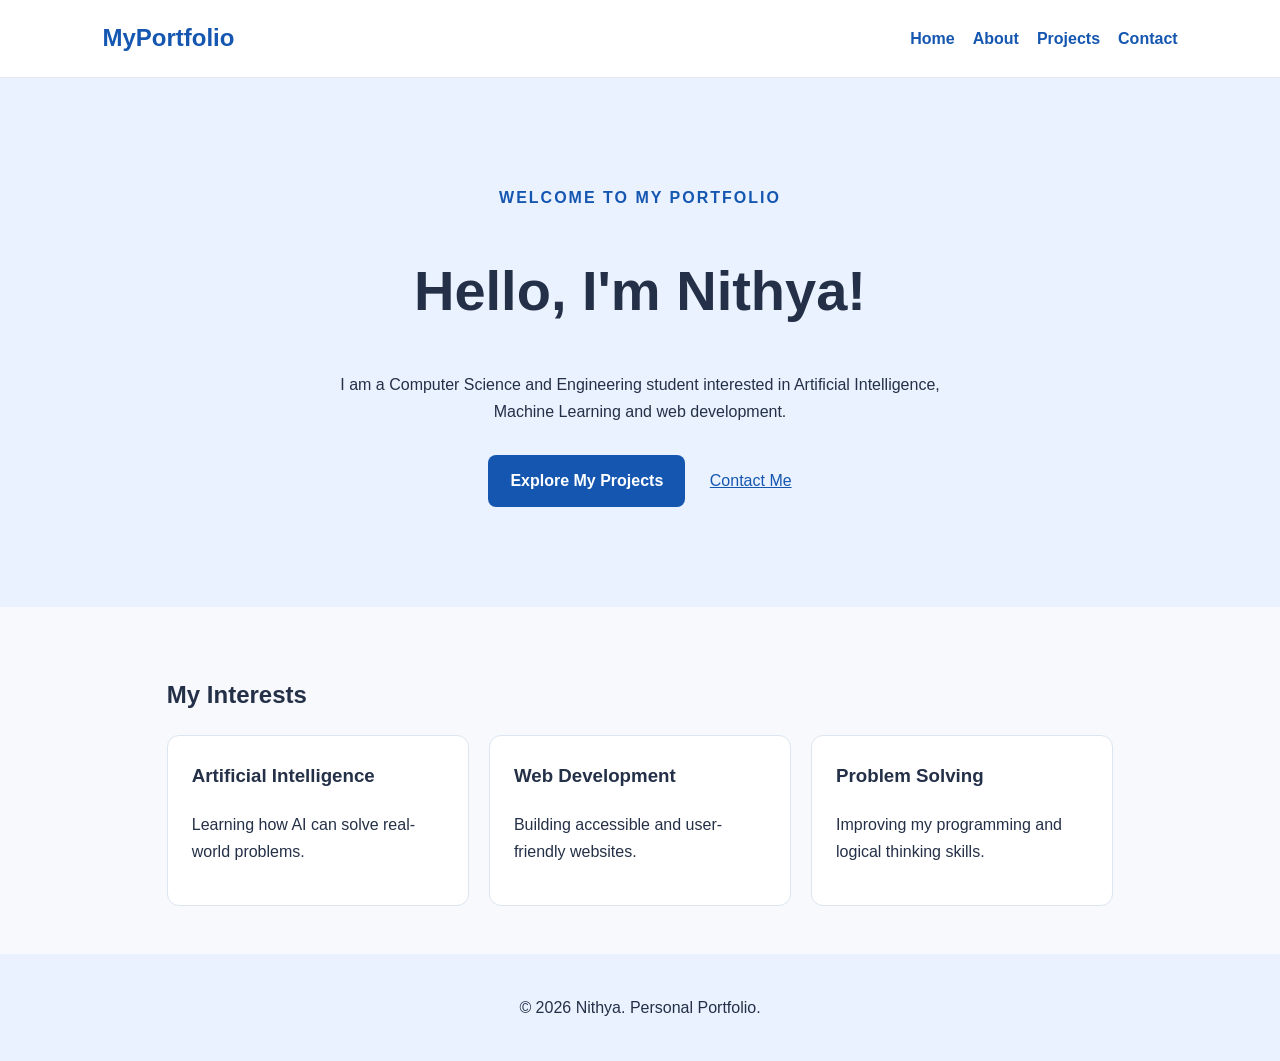
<file: index.html>
<!DOCTYPE html>
<html lang="en">
<head>
  <meta charset="UTF-8">
  <meta name="viewport" content="width=device-width, initial-scale=1.0">
  <meta name="description" content="Personal portfolio of a Computer Science student interested in AI, web development and technology.">
  <meta name="theme-color" content="#ffffff">
  <title>Home | My Portfolio</title>
  <link rel="stylesheet" href="style.css">
</head>
<body>
  <a class="skip-link" href="#main-content">Skip to main content</a>

  <header class="site-header">
    <a class="logo" href="index.html" aria-label="Portfolio home">MyPortfolio</a>
    <nav aria-label="Main navigation">
      <ul class="nav-list">
        <li><a href="index.html" aria-current="page">Home</a></li>
        <li><a href="about.html">About</a></li>
        <li><a href="projects.html">Projects</a></li>
        <li><a href="contact.html">Contact</a></li>
      </ul>
    </nav>
  </header>

  <main id="main-content">
    <section class="hero" aria-labelledby="hero-title">
      <p class="eyebrow">WELCOME TO MY PORTFOLIO</p>
      <h1 id="hero-title">Hello, I'm Nithya!</h1>
      <p class="intro">
        I am a Computer Science and Engineering student
        interested in Artificial Intelligence, Machine Learning
        and web development.
      </p>
      <a class="button" href="projects.html">Explore My Projects</a>
      <a class="text-link" href="contact.html">Contact Me</a>
    </section>

    <section class="content-section" aria-labelledby="skills-title">
      <h2 id="skills-title">My Interests</h2>
      <div class="card-grid">
        <article class="info-card">
          <h3>Artificial Intelligence</h3>
          <p>Learning how AI can solve real-world problems.</p>
        </article>
        <article class="info-card">
          <h3>Web Development</h3>
          <p>Building accessible and user-friendly websites.</p>
        </article>
        <article class="info-card">
          <h3>Problem Solving</h3>
          <p>Improving my programming and logical thinking skills.</p>
        </article>
      </div>
    </section>
  </main>

  <footer class="site-footer">
    <p>&copy; 2026 Nithya. Personal Portfolio.</p>
  </footer>
</body>
</html>
</file>
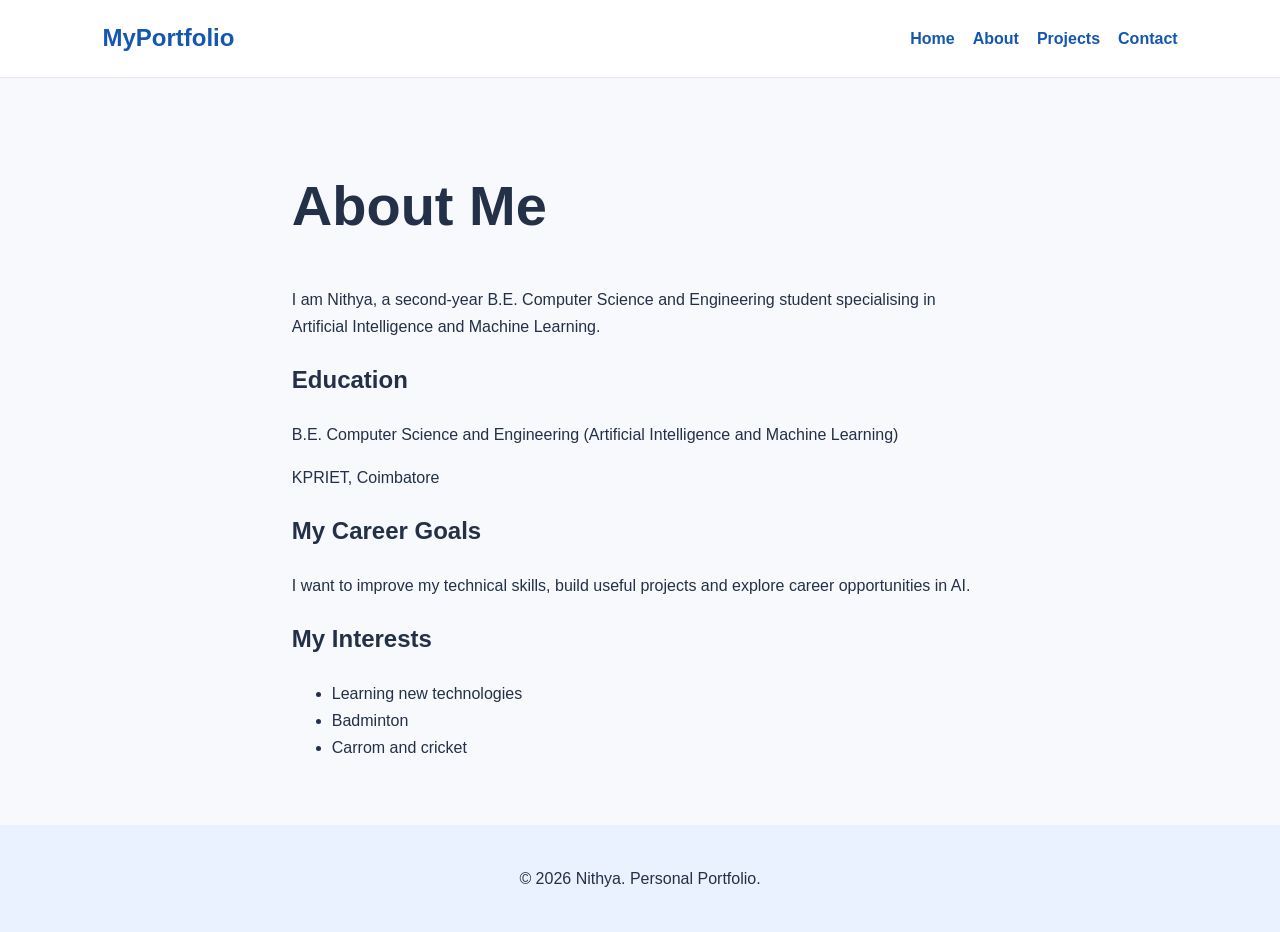
<file: about.html>
<!DOCTYPE html>
<html lang="en">
<head>
  <meta charset="UTF-8">
  <meta name="viewport" content="width=device-width, initial-scale=1.0">
  <meta name="description" content="Learn about my education, interests and career goals.">
  <title>About | My Portfolio</title>
  <link rel="stylesheet" href="style.css">
</head>
<body>
  <a class="skip-link" href="#main-content">Skip to main content</a>

  <header class="site-header">
    <a class="logo" href="index.html">MyPortfolio</a>
    <nav aria-label="Main navigation">
      <ul class="nav-list">
        <li><a href="index.html">Home</a></li>
        <li><a href="about.html" aria-current="page">About</a></li>
        <li><a href="projects.html">Projects</a></li>
        <li><a href="contact.html">Contact</a></li>
      </ul>
    </nav>
  </header>

  <main id="main-content" class="page-content">
    <article>
      <h1>About Me</h1>
      <p>
        I am Nithya, a second-year B.E. Computer Science and
        Engineering student specialising in Artificial Intelligence
        and Machine Learning.
      </p>

      <section aria-labelledby="education-title">
        <h2 id="education-title">Education</h2>
        <p>
          B.E. Computer Science and Engineering
          (Artificial Intelligence and Machine Learning)
        </p>
        <p>KPRIET, Coimbatore</p>
      </section>

      <section aria-labelledby="goals-title">
        <h2 id="goals-title">My Career Goals</h2>
        <p>
          I want to improve my technical skills, build useful
          projects and explore career opportunities in AI.
        </p>
      </section>

      <section aria-labelledby="hobbies-title">
        <h2 id="hobbies-title">My Interests</h2>
        <ul>
          <li>Learning new technologies</li>
          <li>Badminton</li>
          <li>Carrom and cricket</li>
        </ul>
      </section>
    </article>
  </main>

  <footer class="site-footer">
    <p>&copy; 2026 Nithya. Personal Portfolio.</p>
  </footer>
</body>
</html>
</file>
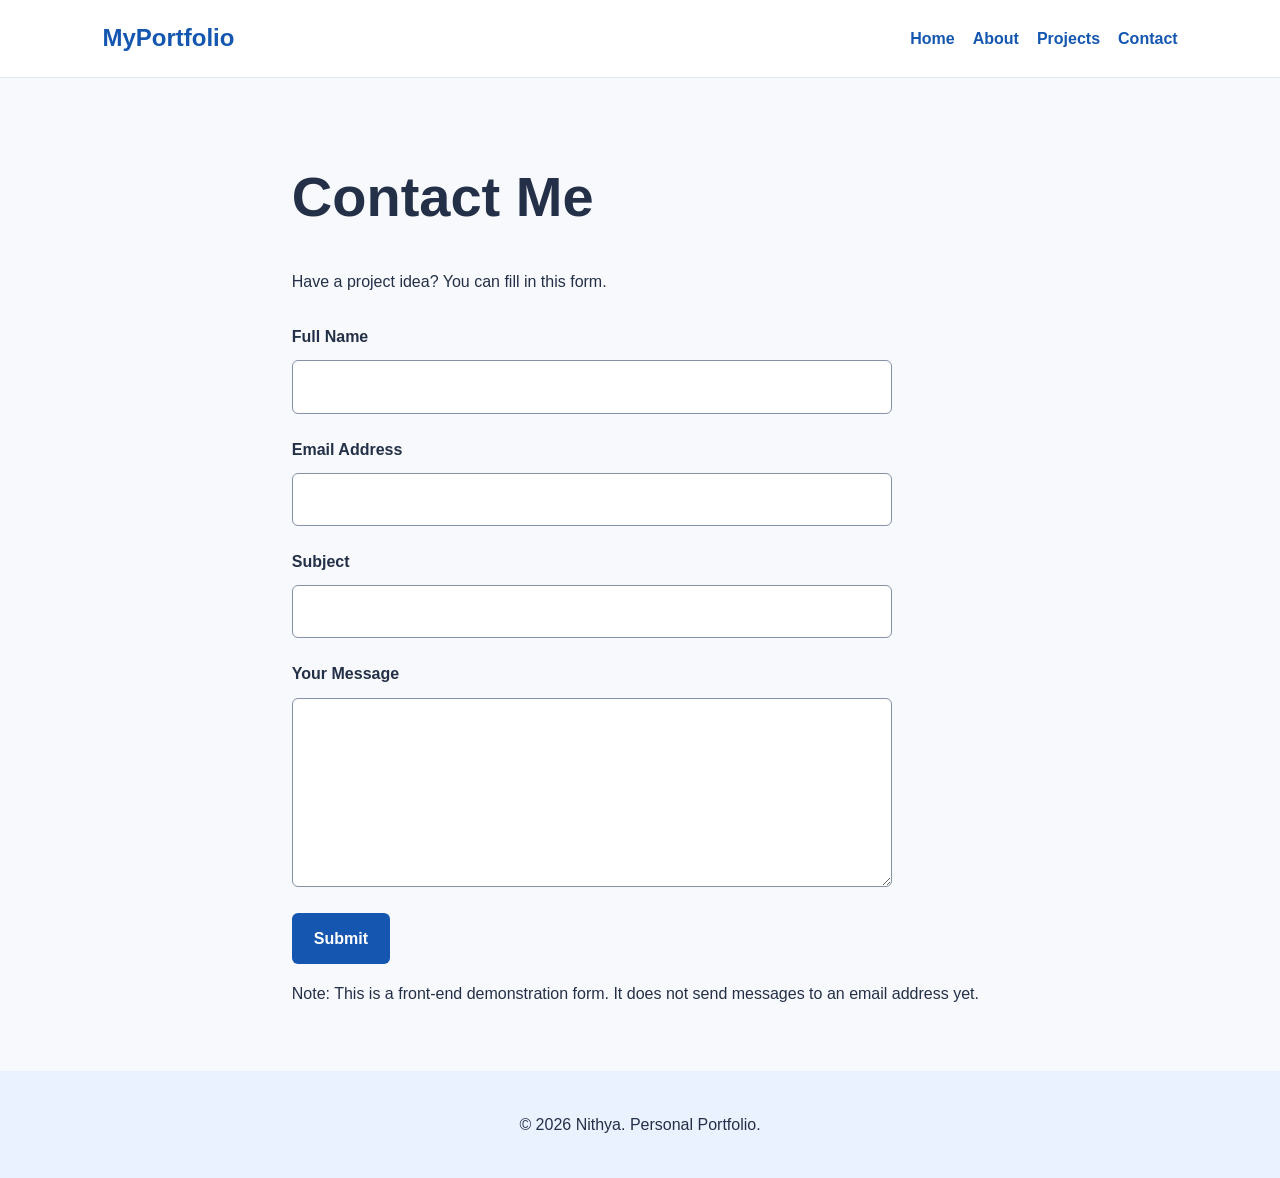
<file: contact.html>
<!DOCTYPE html>
<html lang="en">
<head>
  <meta charset="UTF-8">
  <meta name="viewport" content="width=device-width, initial-scale=1.0">
  <meta name="description" content="Contact me about student projects, technology and collaboration.">
  <title>Contact | My Portfolio</title>
  <link rel="stylesheet" href="style.css">
</head>
<body>
  <a class="skip-link" href="#main-content">Skip to main content</a>

  <header class="site-header">
    <a class="logo" href="index.html">MyPortfolio</a>
    <nav aria-label="Main navigation">
      <ul class="nav-list">
        <li><a href="index.html">Home</a></li>
        <li><a href="about.html">About</a></li>
        <li><a href="projects.html">Projects</a></li>
        <li><a href="contact.html" aria-current="page">Contact</a></li>
      </ul>
    </nav>
  </header>

  <main id="main-content" class="page-content">
    <h1>Contact Me</h1>
    <p>Have a project idea? You can fill in this form.</p>

    <form class="contact-form" action="#" method="get">
      <label for="name">Full Name</label>
      <input
        type="text"
        id="name"
        name="name"
        autocomplete="name"
        required>

      <label for="email">Email Address</label>
      <input
        type="email"
        id="email"
        name="email"
        autocomplete="email"
        required>

      <label for="subject">Subject</label>
      <input
        type="text"
        id="subject"
        name="subject"
        required>

      <label for="message">Your Message</label>
      <textarea
        id="message"
        name="message"
        rows="6"
        required></textarea>

      <button type="submit">Submit</button>
    </form>

    <p>
      Note: This is a front-end demonstration form.
      It does not send messages to an email address yet.
    </p>
  </main>

  <footer class="site-footer">
    <p>&copy; 2026 Nithya. Personal Portfolio.</p>
  </footer>
</body>
</html>
</file>
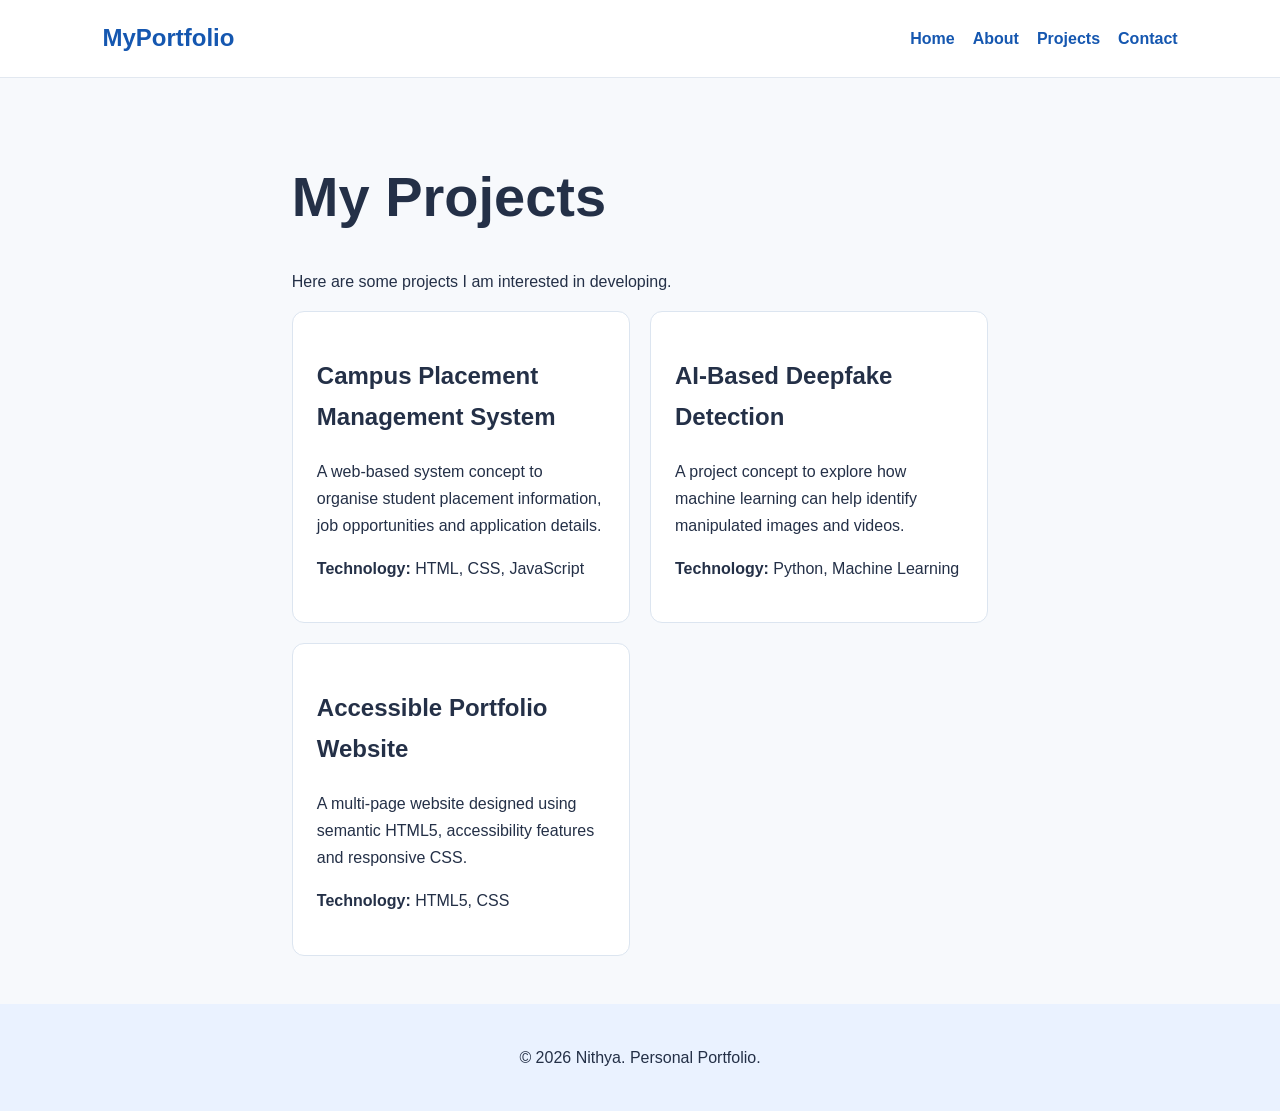
<file: projects.html>
<!DOCTYPE html>
<html lang="en">
<head>
  <meta charset="UTF-8">
  <meta name="viewport" content="width=device-width, initial-scale=1.0">
  <meta name="description" content="Explore my student projects in web development, AI and technology.">
  <title>Projects | My Portfolio</title>
  <link rel="stylesheet" href="style.css">
</head>
<body>
  <a class="skip-link" href="#main-content">Skip to main content</a>

  <header class="site-header">
    <a class="logo" href="index.html">MyPortfolio</a>
    <nav aria-label="Main navigation">
      <ul class="nav-list">
        <li><a href="index.html">Home</a></li>
        <li><a href="about.html">About</a></li>
        <li><a href="projects.html" aria-current="page">Projects</a></li>
        <li><a href="contact.html">Contact</a></li>
      </ul>
    </nav>
  </header>

  <main id="main-content" class="page-content">
    <h1>My Projects</h1>
    <p>Here are some projects I am interested in developing.</p>

    <div class="card-grid">
      <article class="info-card">
        <h2>Campus Placement Management System</h2>
        <p>
          A web-based system concept to organise student placement
          information, job opportunities and application details.
        </p>
        <p><strong>Technology:</strong> HTML, CSS, JavaScript</p>
      </article>

      <article class="info-card">
        <h2>AI-Based Deepfake Detection</h2>
        <p>
          A project concept to explore how machine learning can
          help identify manipulated images and videos.
        </p>
        <p><strong>Technology:</strong> Python, Machine Learning</p>
      </article>

      <article class="info-card">
        <h2>Accessible Portfolio Website</h2>
        <p>
          A multi-page website designed using semantic HTML5,
          accessibility features and responsive CSS.
        </p>
        <p><strong>Technology:</strong> HTML5, CSS</p>
      </article>
    </div>
  </main>

  <footer class="site-footer">
    <p>&copy; 2026 Nithya. Personal Portfolio.</p>
  </footer>
</body>
</html>
</file>
<file: style.css>
* {
  box-sizing: border-box;
}

html {
  scroll-behavior: smooth;
}

body {
  margin: 0;
  font-family: Arial, Helvetica, sans-serif;
  line-height: 1.7;
  color: #243047;
  background: #f7f9fc;
}

a {
  color: #1557b0;
}

a:focus-visible,
button:focus-visible,
input:focus-visible,
textarea:focus-visible {
  outline: 3px solid #f59e0b;
  outline-offset: 4px;
}

.skip-link {
  position: absolute;
  top: -100px;
  left: 12px;
  background: white;
  padding: 12px;
  z-index: 10;
}

.skip-link:focus {
  top: 12px;
}

.site-header {
  display: flex;
  align-items: center;
  justify-content: space-between;
  flex-wrap: wrap;
  gap: 16px;
  padding: 18px 8%;
  background: white;
  border-bottom: 1px solid #e2e8f0;
}

.logo {
  font-size: 1.5rem;
  font-weight: bold;
  text-decoration: none;
}

.nav-list {
  display: flex;
  flex-wrap: wrap;
  gap: 18px;
  padding: 0;
  margin: 0;
  list-style: none;
}

.nav-list a {
  text-decoration: none;
  font-weight: 600;
}

.nav-list a:hover,
.text-link:hover {
  text-decoration: underline;
}

.hero {
  padding: 90px 8%;
  text-align: center;
  background: #eaf2ff;
}

.eyebrow {
  color: #1557b0;
  font-weight: bold;
  letter-spacing: 2px;
}

h1 {
  font-size: clamp(2rem, 5vw, 3.5rem);
  line-height: 1.2;
}

.intro {
  max-width: 650px;
  margin: 20px auto;
}

.button {
  display: inline-block;
  margin: 10px;
  padding: 12px 22px;
  background: #1557b0;
  color: white;
  border-radius: 8px;
  text-decoration: none;
  font-weight: bold;
}

.button:hover {
  background: #0b3b80;
}

.text-link {
  display: inline-block;
  margin: 10px;
}

.content-section {
  max-width: 1100px;
  margin: auto;
  padding: 48px 6%;
}

.card-grid {
  display: grid;
  grid-template-columns: repeat(auto-fit, minmax(220px, 1fr));
  gap: 20px;
}

.info-card {
  padding: 24px;
  background: white;
  border: 1px solid #dce5f0;
  border-radius: 12px;
}

.info-card h3 {
  margin-top: 0;
}

.page-content {
  max-width: 850px;
  min-height: 60vh;
  margin: auto;
  padding: 48px 6%;
}

.contact-form {
  display: grid;
  gap: 10px;
  max-width: 600px;
}

.contact-form label {
  margin-top: 12px;
  font-weight: bold;
}

.contact-form input,
.contact-form textarea {
  width: 100%;
  padding: 12px;
  border: 1px solid #8492a6;
  border-radius: 6px;
  font: inherit;
}

.contact-form button {
  width: fit-content;
  margin-top: 16px;
  padding: 12px 22px;
  border: 0;
  border-radius: 6px;
  background: #1557b0;
  color: white;
  font: inherit;
  font-weight: bold;
  cursor: pointer;
}

.site-footer {
  padding: 24px;
  text-align: center;
  background: #eaf2ff;
}

@media (max-width: 600px) {
  .site-header {
    padding: 16px 5%;
  }

  .nav-list {
    gap: 12px;
  }

  .hero {
    padding: 60px 5%;
  }

  .content-section,
  .page-content {
    padding: 32px 5%;
  }
}
</file>
